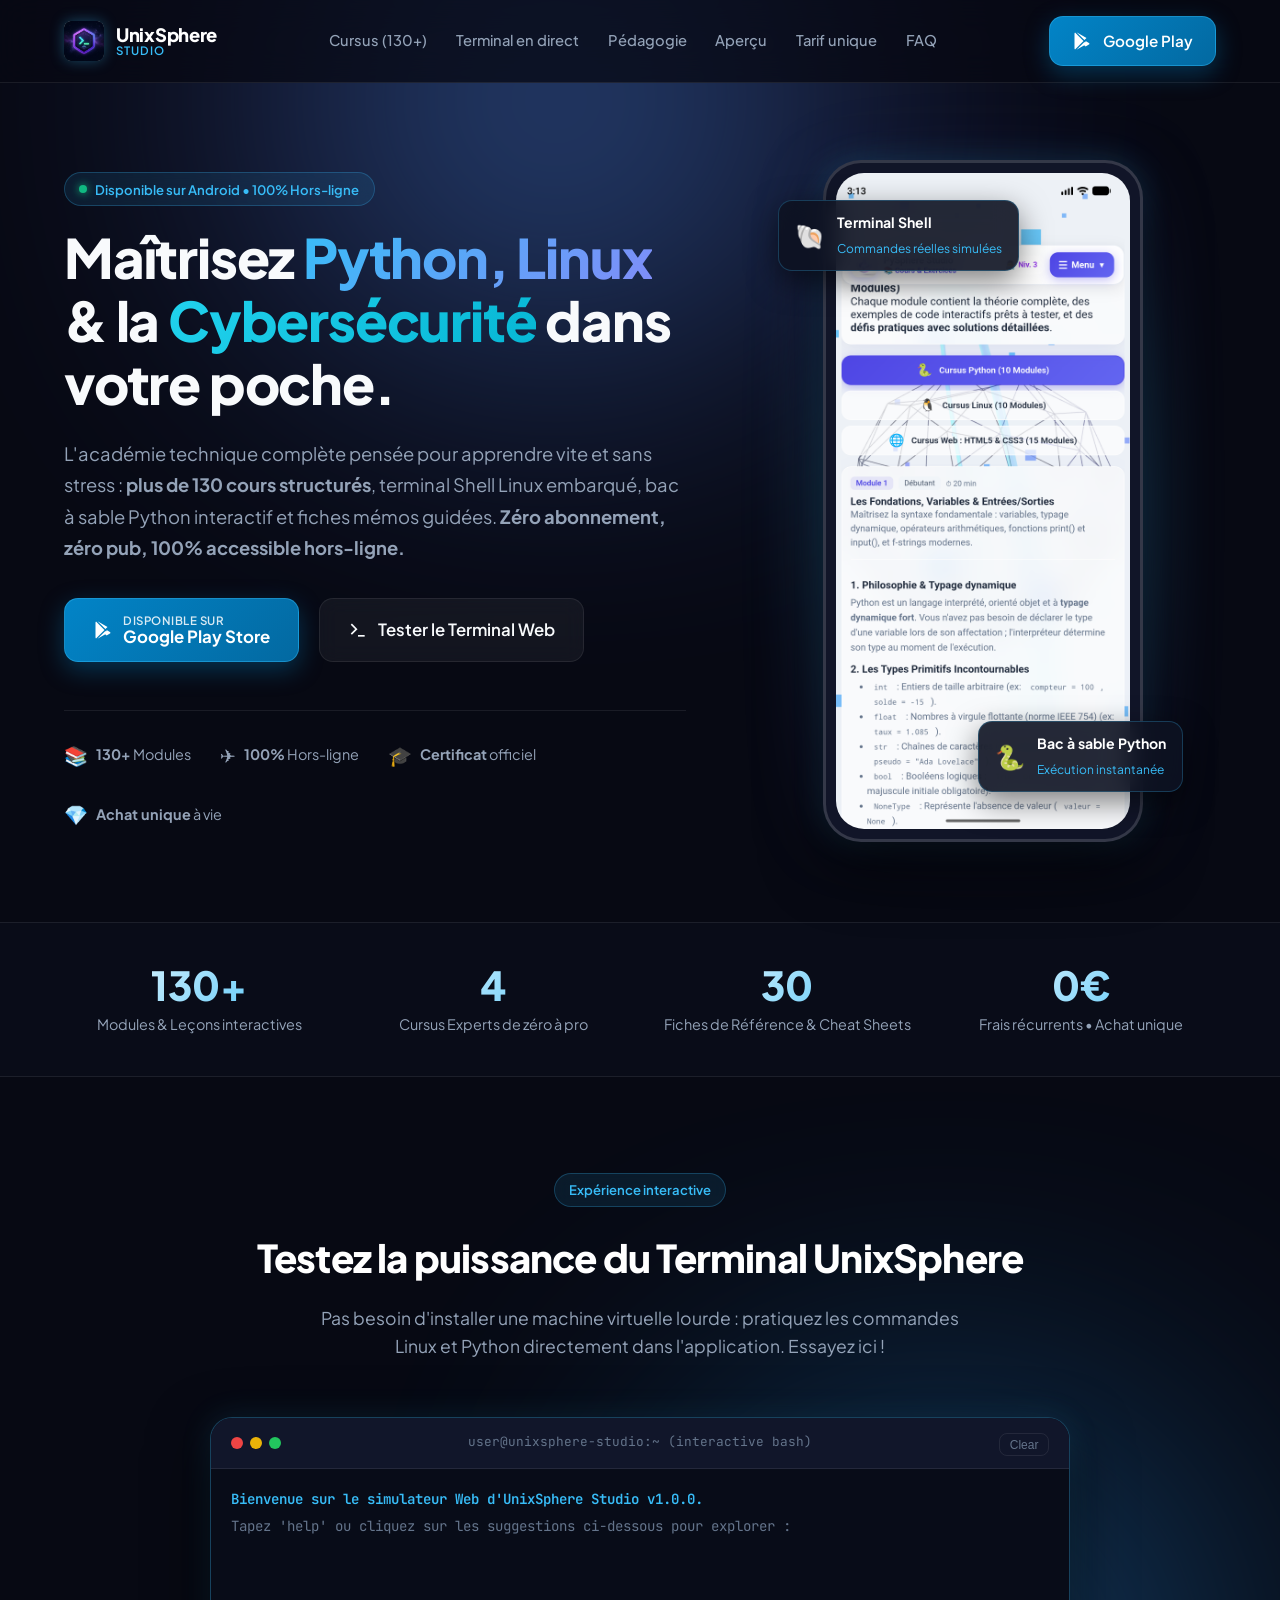
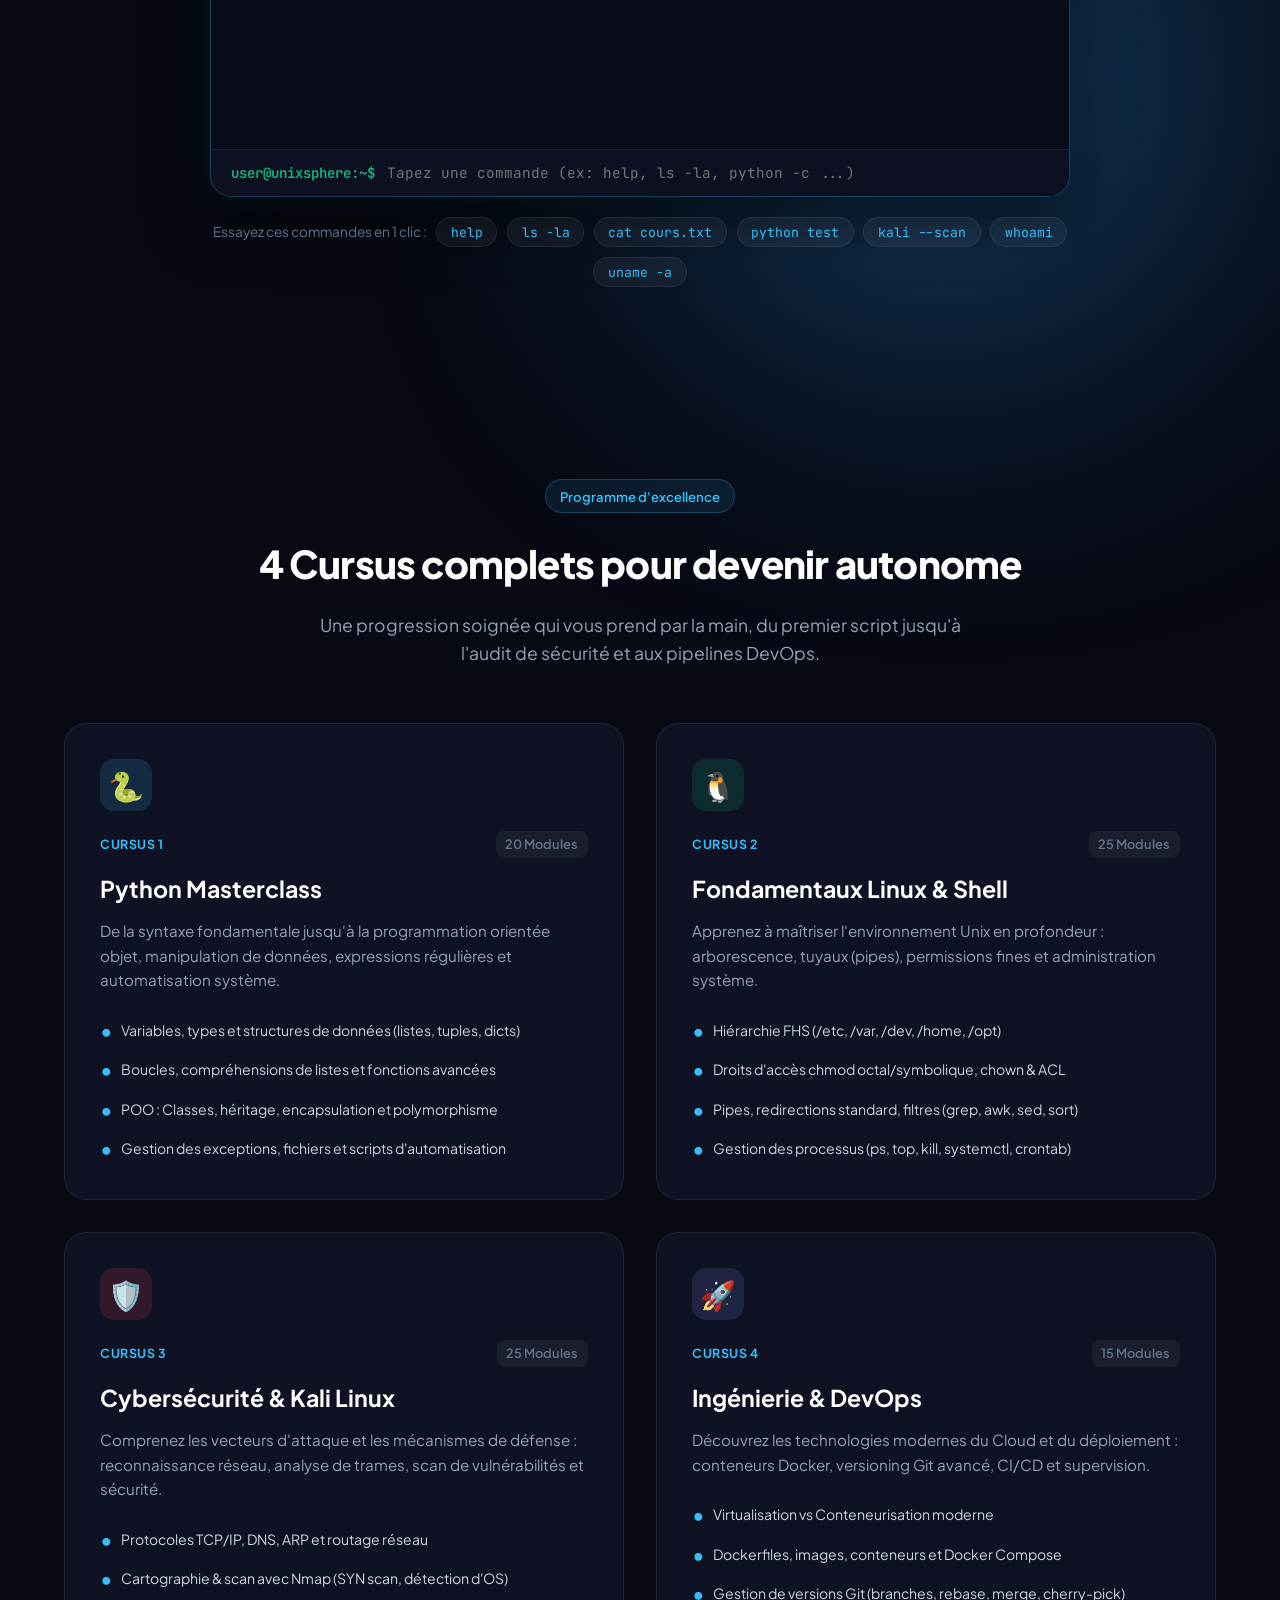
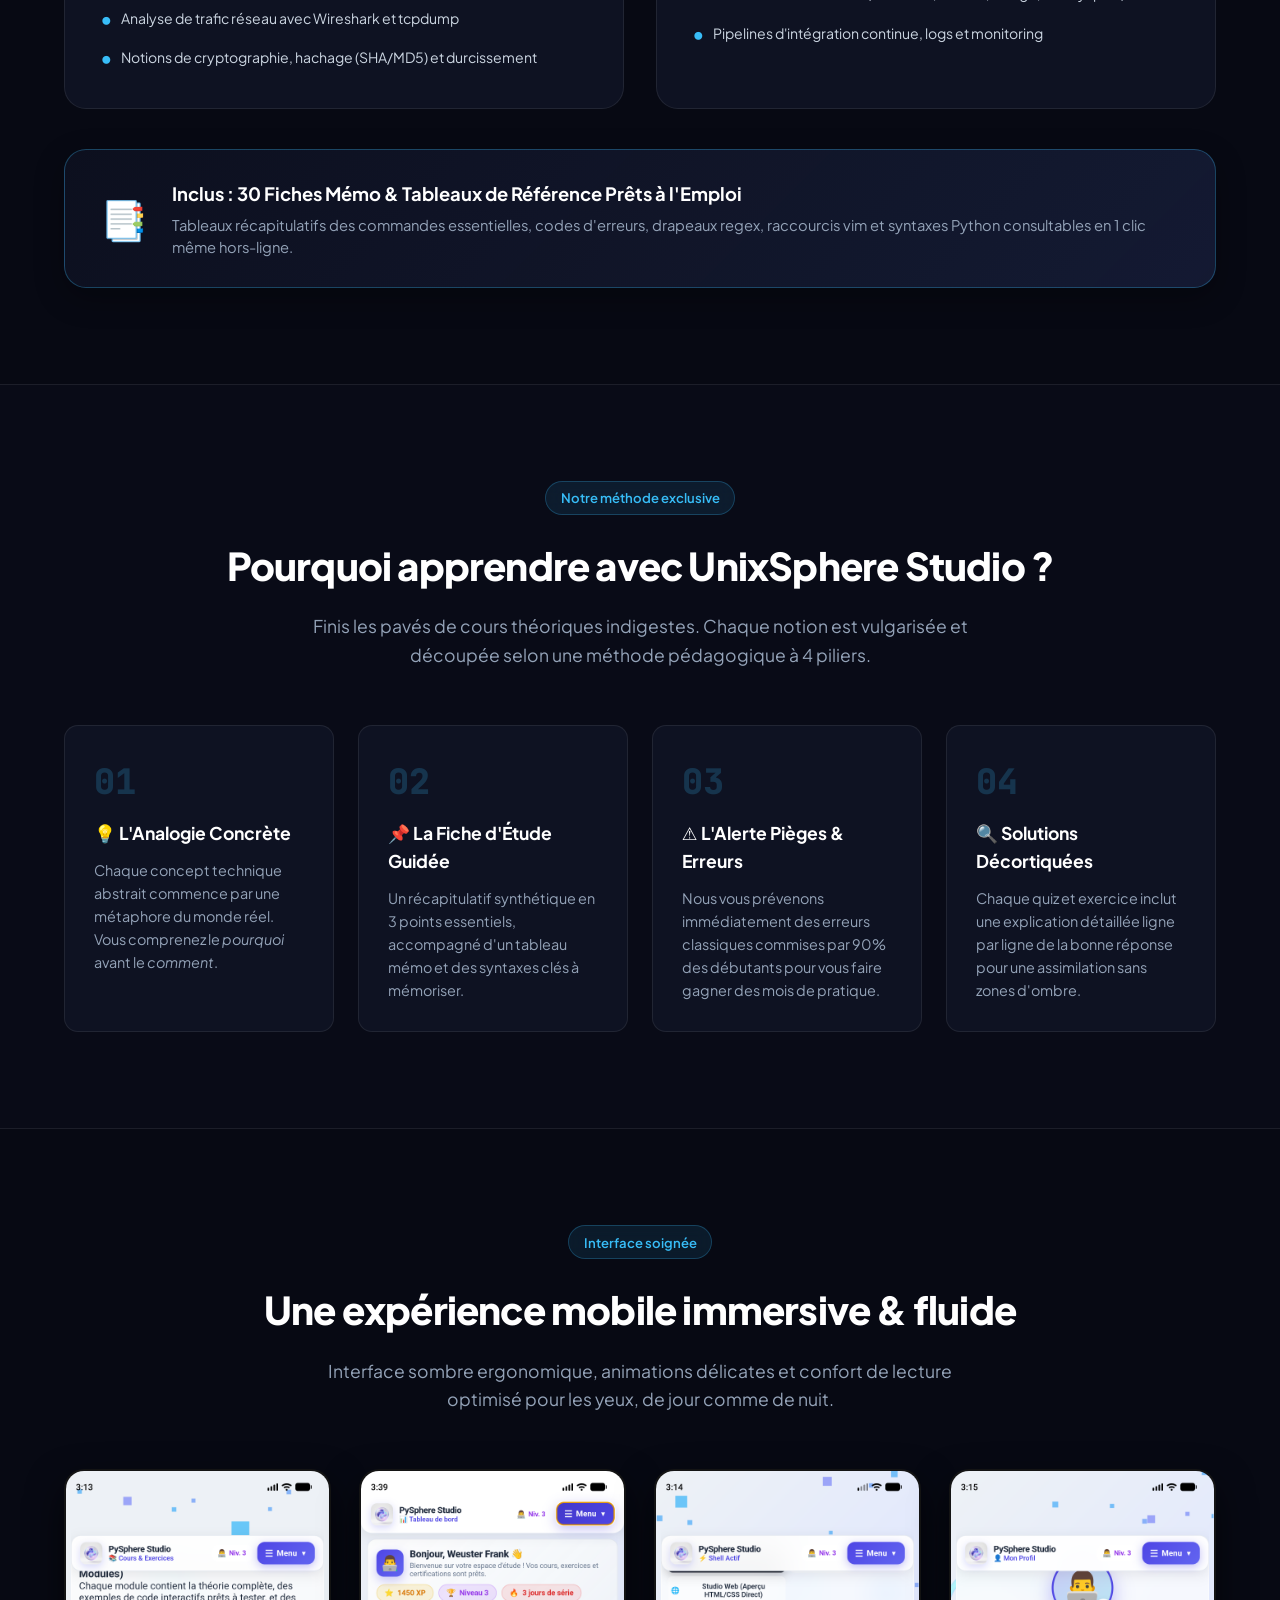
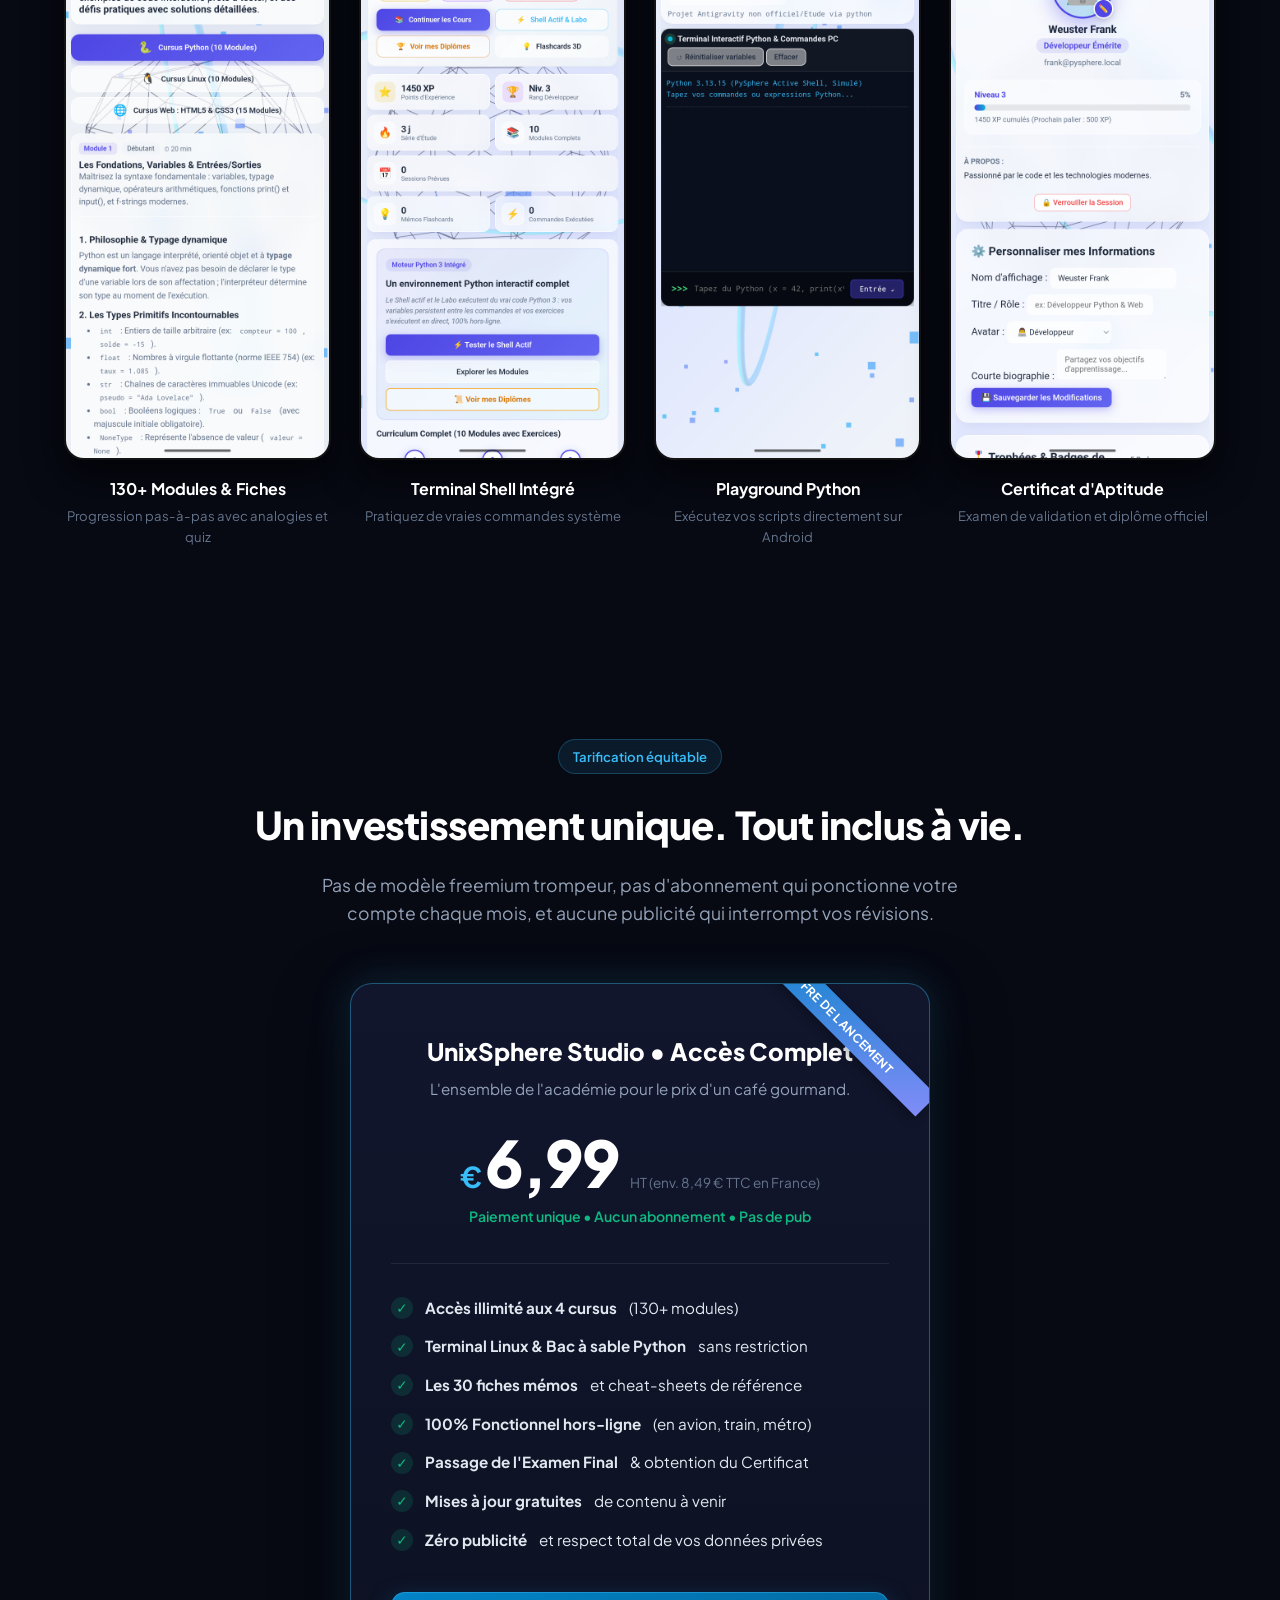
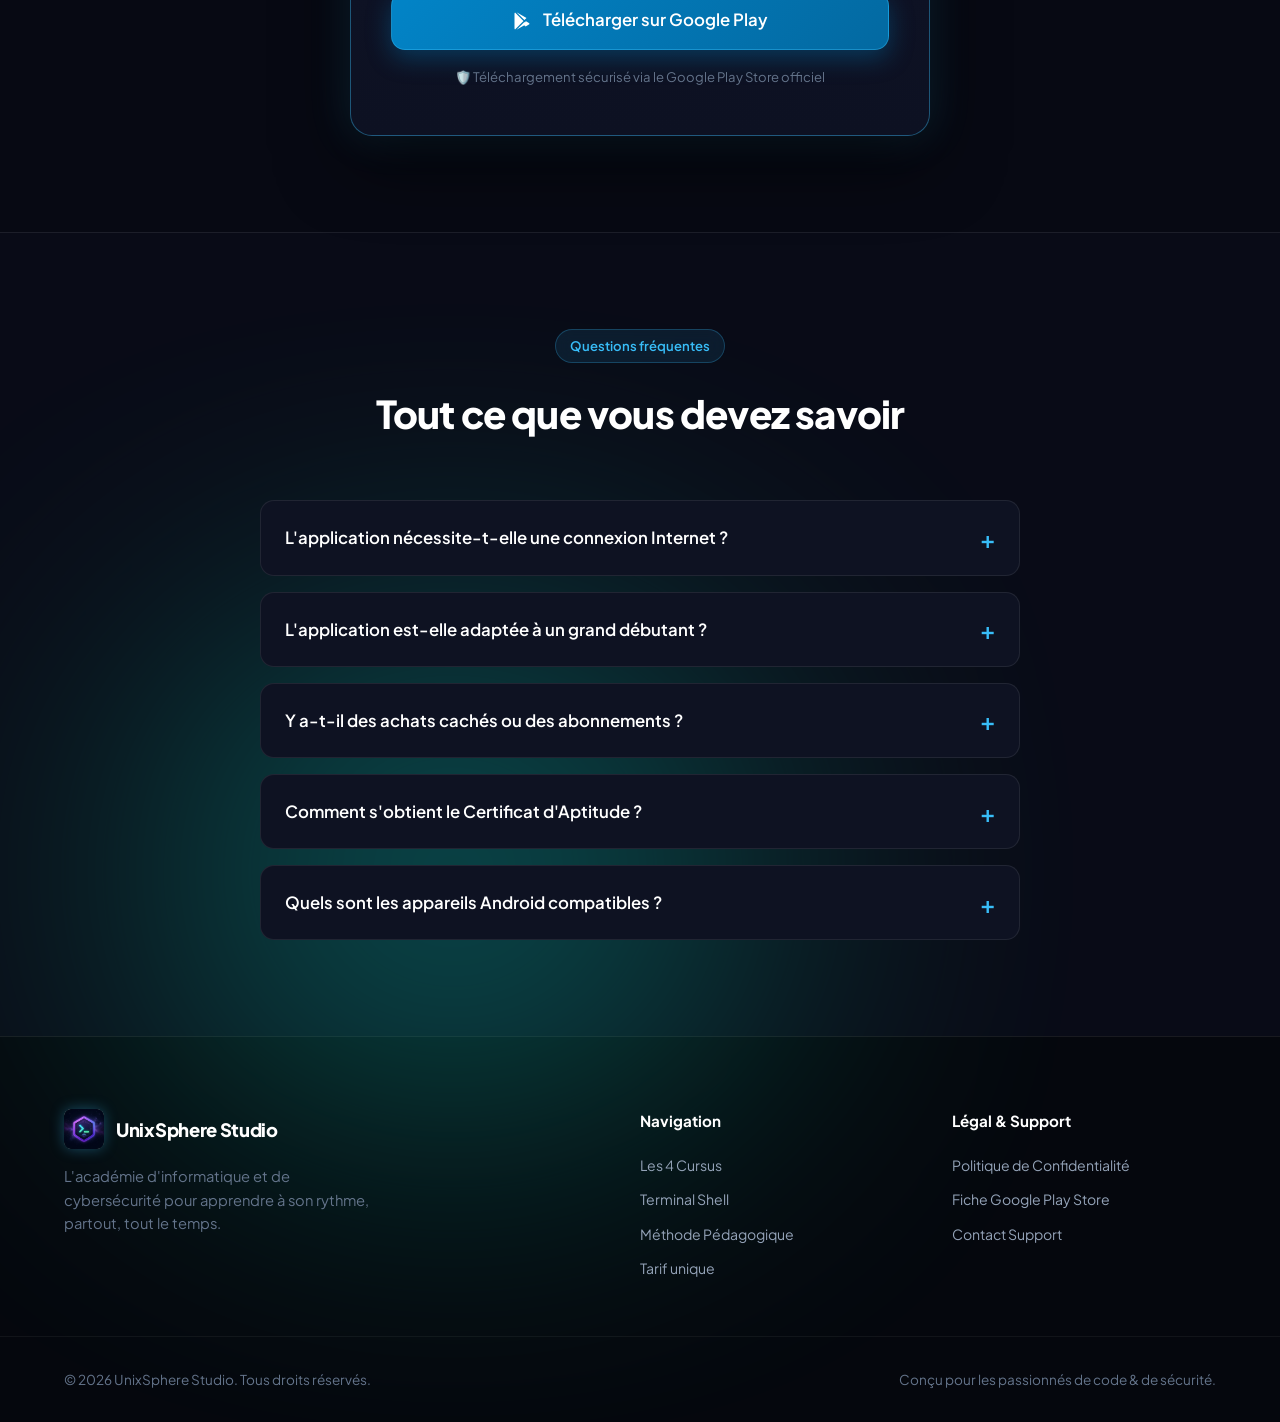
<file: index.html>
<!DOCTYPE html>
<html lang="fr">
<head>
    <meta charset="UTF-8">
    <meta name="viewport" content="width=device-width, initial-scale=1.0">
    <title>UnixSphere Studio | Maîtrisez Python, Linux & la Cybersécurité sur Android</title>
    <meta name="description" content="La première académie mobile d'apprentissage de l'informatique : plus de 130 cours guidés, terminal Linux interactif, bac à sable Python et fiches mémos 100% hors-ligne.">
    <meta name="keywords" content="UnixSphere Studio, Python, Linux, Cybersécurité, Kali Linux, Terminal, App Android, Formation informatique">
    <link rel="icon" type="image/png" href="assets/images/app_icon.png">
    
    <!-- Google Fonts -->
    <link rel="preconnect" href="https://fonts.googleapis.com">
    <link rel="preconnect" href="https://fonts.gstatic.com" crossorigin>
    <link href="https://fonts.googleapis.com/css2?family=Plus+Jakarta+Sans:wght@300;400;500;600;700;800&family=JetBrains+Mono:wght@400;500;600;700&display=swap" rel="stylesheet">
    
    <!-- Stylesheet -->
    <link rel="stylesheet" href="style.css">
</head>
<body>
    <!-- Background Glows -->
    <div class="ambient-glow glow-top"></div>
    <div class="ambient-glow glow-middle"></div>
    <div class="ambient-glow glow-bottom"></div>

    <!-- Navigation -->
    <header class="navbar">
        <div class="container nav-content">
            <a href="#" class="brand-logo">
                <img src="assets/images/app_icon.png" alt="UnixSphere Studio Logo" class="brand-icon">
                <div class="brand-text">
                    <span class="brand-title">UnixSphere</span>
                    <span class="brand-subtitle">Studio</span>
                </div>
            </a>

            <nav class="nav-links">
                <a href="#cursus">Cursus (130+)</a>
                <a href="#simulateur">Terminal en direct</a>
                <a href="#pedagogie">Pédagogie</a>
                <a href="#captures">Aperçu</a>
                <a href="#tarifs">Tarif unique</a>
                <a href="#faq">FAQ</a>
            </nav>

            <div class="nav-cta">
                <a href="#telecharger" class="btn btn-primary btn-nav">
                    <svg class="btn-icon" viewBox="0 0 24 24" fill="currentColor">
                        <path d="M3.609 1.814L13.792 12 3.61 22.186a2.22 2.22 0 0 1-.61-1.571V3.385c0-.6.225-1.168.609-1.571zm11.242 11.244l2.584 2.584-12.01 6.862 9.426-9.446zm0-2.116L5.425 1.496l12.01 6.862-2.584 2.584zm1.472 1.058l3.962 2.264c.947.541.947 1.431 0 1.972l-3.962 2.264-2.73-2.73 2.73-2.77z"/>
                    </svg>
                    <span>Google Play</span>
                </a>
            </div>

            <!-- Mobile Menu Toggle -->
            <button class="mobile-toggle" aria-label="Menu" id="mobileMenuBtn">
                <span></span>
                <span></span>
                <span></span>
            </button>
        </div>
    </header>

    <!-- Mobile Drawer -->
    <div class="mobile-drawer" id="mobileDrawer">
        <a href="#cursus" class="drawer-link">Cursus & Modules</a>
        <a href="#simulateur" class="drawer-link">Terminal Interactif</a>
        <a href="#pedagogie" class="drawer-link">Méthode Pédagogique</a>
        <a href="#captures" class="drawer-link">Captures d'écran</a>
        <a href="#tarifs" class="drawer-link">Tarif</a>
        <a href="#faq" class="drawer-link">FAQ</a>
        <a href="#telecharger" class="btn btn-primary drawer-btn">Télécharger sur Google Play</a>
    </div>

    <!-- Hero Section -->
    <section class="hero-section">
        <div class="container hero-grid">
            <div class="hero-text-col">
                <div class="badge-pill">
                    <span class="badge-dot"></span>
                    <span>Disponible sur Android • 100% Hors-ligne</span>
                </div>
                
                <h1 class="hero-title">
                    Maîtrisez <span class="gradient-text">Python, Linux</span> & la <span class="gradient-cyan">Cybersécurité</span> dans votre poche.
                </h1>
                
                <p class="hero-description">
                    L'académie technique complète pensée pour apprendre vite et sans stress : 
                    <strong>plus de 130 cours structurés</strong>, terminal Shell Linux embarqué, bac à sable Python interactif et fiches mémos guidées. 
                    <strong>Zéro abonnement, zéro pub, 100% accessible hors-ligne.</strong>
                </p>

                <div class="hero-buttons">
                    <a href="#telecharger" class="btn btn-primary btn-lg">
                        <svg class="btn-icon" viewBox="0 0 24 24" fill="currentColor">
                            <path d="M3.609 1.814L13.792 12 3.61 22.186a2.22 2.22 0 0 1-.61-1.571V3.385c0-.6.225-1.168.609-1.571zm11.242 11.244l2.584 2.584-12.01 6.862 9.426-9.446zm0-2.116L5.425 1.496l12.01 6.862-2.584 2.584zm1.472 1.058l3.962 2.264c.947.541.947 1.431 0 1.972l-3.962 2.264-2.73-2.73 2.73-2.77z"/>
                        </svg>
                        <div class="btn-double-text">
                            <span class="btn-small">Disponible sur</span>
                            <span class="btn-bold">Google Play Store</span>
                        </div>
                    </a>

                    <a href="#simulateur" class="btn btn-secondary btn-lg">
                        <svg class="btn-icon" viewBox="0 0 24 24" fill="none" stroke="currentColor" stroke-width="2">
                            <polyline points="4 17 10 11 4 5"></polyline>
                            <line x1="12" y1="19" x2="20" y2="19"></line>
                        </svg>
                        <span>Tester le Terminal Web</span>
                    </a>
                </div>

                <div class="trust-features">
                    <div class="trust-item">
                        <span class="trust-icon">📚</span>
                        <span><strong>130+</strong> Modules</span>
                    </div>
                    <div class="trust-item">
                        <span class="trust-icon">✈️</span>
                        <span><strong>100%</strong> Hors-ligne</span>
                    </div>
                    <div class="trust-item">
                        <span class="trust-icon">🎓</span>
                        <span><strong>Certificat</strong> officiel</span>
                    </div>
                    <div class="trust-item">
                        <span class="trust-icon">💎</span>
                        <span><strong>Achat unique</strong> à vie</span>
                    </div>
                </div>
            </div>

            <!-- Hero Phone Mockup -->
            <div class="hero-visual-col">
                <div class="phone-mockup-wrapper">
                    <div class="phone-glow"></div>
                    <div class="phone-device">
                        <div class="phone-screen">
                            <img src="assets/images/screenshot_1.png" alt="UnixSphere Studio Interface" class="phone-img">
                        </div>
                    </div>
                    <!-- Floating Feature Cards -->
                    <div class="floating-badge badge-top-left">
                        <span class="floating-icon">🐚</span>
                        <div>
                            <strong>Terminal Shell</strong>
                            <small>Commandes réelles simulées</small>
                        </div>
                    </div>
                    <div class="floating-badge badge-bottom-right">
                        <span class="floating-icon">🐍</span>
                        <div>
                            <strong>Bac à sable Python</strong>
                            <small>Exécution instantanée</small>
                        </div>
                    </div>
                </div>
            </div>
        </div>
    </section>

    <!-- Metrics Bar -->
    <section class="metrics-section">
        <div class="container metrics-grid">
            <div class="metric-card">
                <div class="metric-value">130+</div>
                <div class="metric-label">Modules & Leçons interactives</div>
            </div>
            <div class="metric-card">
                <div class="metric-value">4</div>
                <div class="metric-label">Cursus Experts de zéro à pro</div>
            </div>
            <div class="metric-card">
                <div class="metric-value">30</div>
                <div class="metric-label">Fiches de Référence & Cheat Sheets</div>
            </div>
            <div class="metric-card">
                <div class="metric-value">0€</div>
                <div class="metric-label">Frais récurrents • Achat unique</div>
            </div>
        </div>
    </section>

    <!-- Interactive Live Terminal Section -->
    <section class="terminal-demo-section" id="simulateur">
        <div class="container">
            <div class="section-header text-center">
                <div class="badge-pill mx-auto">
                    <span>Expérience interactive</span>
                </div>
                <h2 class="section-title">Testez la puissance du Terminal UnixSphere</h2>
                <p class="section-subtitle">
                    Pas besoin d'installer une machine virtuelle lourde : pratiquez les commandes Linux et Python directement dans l'application. Essayez ici !
                </p>
            </div>

            <div class="terminal-container">
                <div class="terminal-window">
                    <div class="terminal-titlebar">
                        <div class="terminal-dots">
                            <span class="dot dot-red"></span>
                            <span class="dot dot-yellow"></span>
                            <span class="dot dot-green"></span>
                        </div>
                        <div class="terminal-title">user@unixsphere-studio:~ (interactive bash)</div>
                        <div class="terminal-actions">
                            <button id="clearTerminalBtn" class="term-btn" title="Effacer l'écran">Clear</button>
                        </div>
                    </div>
                    <div class="terminal-body" id="webTerminalBody">
                        <div class="term-line output-accent">Bienvenue sur le simulateur Web d'UnixSphere Studio v1.0.0.</div>
                        <div class="term-line output-muted">Tapez 'help' ou cliquez sur les suggestions ci-dessous pour explorer :</div>
                        <div class="term-line output-text"><br></div>
                    </div>
                    <div class="terminal-input-bar">
                        <span class="term-prompt">user@unixsphere:~$</span>
                        <input type="text" id="terminalInput" placeholder="Tapez une commande (ex: help, ls -la, python -c ...)" autocomplete="off" spellcheck="false">
                    </div>
                </div>

                <!-- Command Suggestions -->
                <div class="command-chips">
                    <span class="chips-label">Essayez ces commandes en 1 clic :</span>
                    <button class="chip" data-cmd="help">help</button>
                    <button class="chip" data-cmd="ls -la">ls -la</button>
                    <button class="chip" data-cmd="cat cours.txt">cat cours.txt</button>
                    <button class="chip" data-cmd="python -c &quot;print('Bienvenue dans UnixSphere !')&quot;">python test</button>
                    <button class="chip" data-cmd="kali --scan">kali --scan</button>
                    <button class="chip" data-cmd="whoami">whoami</button>
                    <button class="chip" data-cmd="uname -a">uname -a</button>
                </div>
            </div>
        </div>
    </section>

    <!-- Curriculums Section (130+ Modules) -->
    <section class="curriculum-section" id="cursus">
        <div class="container">
            <div class="section-header text-center">
                <div class="badge-pill mx-auto">
                    <span>Programme d'excellence</span>
                </div>
                <h2 class="section-title">4 Cursus complets pour devenir autonome</h2>
                <p class="section-subtitle">
                    Une progression soignée qui vous prend par la main, du premier script jusqu'à l'audit de sécurité et aux pipelines DevOps.
                </p>
            </div>

            <div class="curriculum-grid">
                <!-- Python Card -->
                <div class="curriculum-card python-card">
                    <div class="card-icon-badge python-badge">
                        <span>🐍</span>
                    </div>
                    <div class="card-track-meta">
                        <span class="track-tag">Cursus 1</span>
                        <span class="track-count">20 Modules</span>
                    </div>
                    <h3 class="card-title">Python Masterclass</h3>
                    <p class="card-description">
                        De la syntaxe fondamentale jusqu'à la programmation orientée objet, manipulation de données, expressions régulières et automatisation système.
                    </p>
                    <ul class="card-highlights">
                        <li>Variables, types et structures de données (listes, tuples, dicts)</li>
                        <li>Boucles, compréhensions de listes et fonctions avancées</li>
                        <li>POO : Classes, héritage, encapsulation et polymorphisme</li>
                        <li>Gestion des exceptions, fichiers et scripts d'automatisation</li>
                    </ul>
                </div>

                <!-- Linux Card -->
                <div class="curriculum-card linux-card">
                    <div class="card-icon-badge linux-badge">
                        <span>🐧</span>
                    </div>
                    <div class="card-track-meta">
                        <span class="track-tag">Cursus 2</span>
                        <span class="track-count">25 Modules</span>
                    </div>
                    <h3 class="card-title">Fondamentaux Linux & Shell</h3>
                    <p class="card-description">
                        Apprenez à maîtriser l'environnement Unix en profondeur : arborescence, tuyaux (pipes), permissions fines et administration système.
                    </p>
                    <ul class="card-highlights">
                        <li>Hiérarchie FHS (/etc, /var, /dev, /home, /opt)</li>
                        <li>Droits d'accès chmod octal/symbolique, chown & ACL</li>
                        <li>Pipes, redirections standard, filtres (grep, awk, sed, sort)</li>
                        <li>Gestion des processus (ps, top, kill, systemctl, crontab)</li>
                    </ul>
                </div>

                <!-- Cyber Card -->
                <div class="curriculum-card cyber-card">
                    <div class="card-icon-badge cyber-badge">
                        <span>🛡️</span>
                    </div>
                    <div class="card-track-meta">
                        <span class="track-tag">Cursus 3</span>
                        <span class="track-count">25 Modules</span>
                    </div>
                    <h3 class="card-title">Cybersécurité & Kali Linux</h3>
                    <p class="card-description">
                        Comprenez les vecteurs d'attaque et les mécanismes de défense : reconnaissance réseau, analyse de trames, scan de vulnérabilités et sécurité.
                    </p>
                    <ul class="card-highlights">
                        <li>Protocoles TCP/IP, DNS, ARP et routage réseau</li>
                        <li>Cartographie & scan avec Nmap (SYN scan, détection d'OS)</li>
                        <li>Analyse de trafic réseau avec Wireshark et tcpdump</li>
                        <li>Notions de cryptographie, hachage (SHA/MD5) et durcissement</li>
                    </ul>
                </div>

                <!-- DevOps Card -->
                <div class="curriculum-card devops-card">
                    <div class="card-icon-badge devops-badge">
                        <span>🚀</span>
                    </div>
                    <div class="card-track-meta">
                        <span class="track-tag">Cursus 4</span>
                        <span class="track-count">15 Modules</span>
                    </div>
                    <h3 class="card-title">Ingénierie & DevOps</h3>
                    <p class="card-description">
                        Découvrez les technologies modernes du Cloud et du déploiement : conteneurs Docker, versioning Git avancé, CI/CD et supervision.
                    </p>
                    <ul class="card-highlights">
                        <li>Virtualisation vs Conteneurisation moderne</li>
                        <li>Dockerfiles, images, conteneurs et Docker Compose</li>
                        <li>Gestion de versions Git (branches, rebase, merge, cherry-pick)</li>
                        <li>Pipelines d'intégration continue, logs et monitoring</li>
                    </ul>
                </div>
            </div>

            <!-- Bonus 30 Reference Sheets Banner -->
            <div class="bonus-banner">
                <div class="bonus-content">
                    <div class="bonus-icon">📑</div>
                    <div class="bonus-text">
                        <h4>Inclus : 30 Fiches Mémo & Tableaux de Référence Prêts à l'Emploi</h4>
                        <p>Tableaux récapitulatifs des commandes essentielles, codes d'erreurs, drapeaux regex, raccourcis vim et syntaxes Python consultables en 1 clic même hors-ligne.</p>
                    </div>
                </div>
            </div>
        </div>
    </section>

    <!-- Pedagogy Section -->
    <section class="pedagogy-section" id="pedagogie">
        <div class="container">
            <div class="section-header text-center">
                <div class="badge-pill mx-auto">
                    <span>Notre méthode exclusive</span>
                </div>
                <h2 class="section-title">Pourquoi apprendre avec UnixSphere Studio ?</h2>
                <p class="section-subtitle">
                    Finis les pavés de cours théoriques indigestes. Chaque notion est vulgarisée et découpée selon une méthode pédagogique à 4 piliers.
                </p>
            </div>

            <div class="pedagogy-grid">
                <div class="pedagogy-box">
                    <div class="pedagogy-number">01</div>
                    <h4 class="pedagogy-heading">💡 L'Analogie Concrète</h4>
                    <p>Chaque concept technique abstrait commence par une métaphore du monde réel. Vous comprenez le <em>pourquoi</em> avant le <em>comment</em>.</p>
                </div>

                <div class="pedagogy-box">
                    <div class="pedagogy-number">02</div>
                    <h4 class="pedagogy-heading">📌 La Fiche d'Étude Guidée</h4>
                    <p>Un récapitulatif synthétique en 3 points essentiels, accompagné d'un tableau mémo et des syntaxes clés à mémoriser.</p>
                </div>

                <div class="pedagogy-box">
                    <div class="pedagogy-number">03</div>
                    <h4 class="pedagogy-heading">⚠️ L'Alerte Pièges & Erreurs</h4>
                    <p>Nous vous prévenons immédiatement des erreurs classiques commises par 90% des débutants pour vous faire gagner des mois de pratique.</p>
                </div>

                <div class="pedagogy-box">
                    <div class="pedagogy-number">04</div>
                    <h4 class="pedagogy-heading">🔍 Solutions Décortiquées</h4>
                    <p>Chaque quiz et exercice inclut une explication détaillée ligne par ligne de la bonne réponse pour une assimilation sans zones d'ombre.</p>
                </div>
            </div>
        </div>
    </section>

    <!-- App Screenshots Showcase -->
    <section class="screenshots-section" id="captures">
        <div class="container">
            <div class="section-header text-center">
                <div class="badge-pill mx-auto">
                    <span>Interface soignée</span>
                </div>
                <h2 class="section-title">Une expérience mobile immersive & fluide</h2>
                <p class="section-subtitle">
                    Interface sombre ergonomique, animations délicates et confort de lecture optimisé pour les yeux, de jour comme de nuit.
                </p>
            </div>

            <div class="screens-grid">
                <div class="screen-item">
                    <div class="screen-frame">
                        <img src="assets/images/screenshot_1.png" alt="Cours & Fiches didactiques" loading="lazy">
                    </div>
                    <div class="screen-caption">
                        <h4>130+ Modules & Fiches</h4>
                        <p>Progression pas-à-pas avec analogies et quiz</p>
                    </div>
                </div>

                <div class="screen-item">
                    <div class="screen-frame">
                        <img src="assets/images/screenshot_2.png" alt="Terminal Shell Linux" loading="lazy">
                    </div>
                    <div class="screen-caption">
                        <h4>Terminal Shell Intégré</h4>
                        <p>Pratiquez de vraies commandes système</p>
                    </div>
                </div>

                <div class="screen-item">
                    <div class="screen-frame">
                        <img src="assets/images/screenshot_3.png" alt="Bac à sable Python" loading="lazy">
                    </div>
                    <div class="screen-caption">
                        <h4>Playground Python</h4>
                        <p>Exécutez vos scripts directement sur Android</p>
                    </div>
                </div>

                <div class="screen-item">
                    <div class="screen-frame">
                        <img src="assets/images/screenshot_4.png" alt="Profil et Certificat d'aptitude" loading="lazy">
                    </div>
                    <div class="screen-caption">
                        <h4>Certificat d'Aptitude</h4>
                        <p>Examen de validation et diplôme officiel</p>
                    </div>
                </div>
            </div>
        </div>
    </section>

    <!-- Pricing Section -->
    <section class="pricing-section" id="tarifs">
        <div class="container">
            <div class="section-header text-center">
                <div class="badge-pill mx-auto">
                    <span>Tarification équitable</span>
                </div>
                <h2 class="section-title">Un investissement unique. Tout inclus à vie.</h2>
                <p class="section-subtitle">
                    Pas de modèle freemium trompeur, pas d'abonnement qui ponctionne votre compte chaque mois, et aucune publicité qui interrompt vos révisions.
                </p>
            </div>

            <div class="pricing-card-wrapper">
                <div class="pricing-card">
                    <div class="pricing-ribbon">Offre de Lancement</div>
                    <div class="pricing-header">
                        <h3 class="pricing-plan-name">UnixSphere Studio • Accès Complet</h3>
                        <p class="pricing-plan-sub">L'ensemble de l'académie pour le prix d'un café gourmand.</p>
                        <div class="pricing-cost">
                            <span class="currency">€</span>
                            <span class="amount">6,99</span>
                            <span class="tax-note">HT (env. 8,49 € TTC en France)</span>
                        </div>
                        <div class="payment-type">Paiement unique • Aucun abonnement • Pas de pub</div>
                    </div>

                    <div class="pricing-features">
                        <div class="p-feature"><span class="check">✓</span> <strong>Accès illimité aux 4 cursus</strong> (130+ modules)</div>
                        <div class="p-feature"><span class="check">✓</span> <strong>Terminal Linux & Bac à sable Python</strong> sans restriction</div>
                        <div class="p-feature"><span class="check">✓</span> <strong>Les 30 fiches mémos</strong> et cheat-sheets de référence</div>
                        <div class="p-feature"><span class="check">✓</span> <strong>100% Fonctionnel hors-ligne</strong> (en avion, train, métro)</div>
                        <div class="p-feature"><span class="check">✓</span> <strong>Passage de l'Examen Final</strong> & obtention du Certificat</div>
                        <div class="p-feature"><span class="check">✓</span> <strong>Mises à jour gratuites</strong> de contenu à venir</div>
                        <div class="p-feature"><span class="check">✓</span> <strong>Zéro publicité</strong> et respect total de vos données privées</div>
                    </div>

                    <div class="pricing-cta" id="telecharger">
                        <a href="https://play.google.com/store/apps/details?id=com.UnixSphereStudio" target="_blank" rel="noopener" class="btn btn-primary btn-block btn-lg">
                            <svg class="btn-icon" viewBox="0 0 24 24" fill="currentColor">
                                <path d="M3.609 1.814L13.792 12 3.61 22.186a2.22 2.22 0 0 1-.61-1.571V3.385c0-.6.225-1.168.609-1.571zm11.242 11.244l2.584 2.584-12.01 6.862 9.426-9.446zm0-2.116L5.425 1.496l12.01 6.862-2.584 2.584zm1.472 1.058l3.962 2.264c.947.541.947 1.431 0 1.972l-3.962 2.264-2.73-2.73 2.73-2.77z"/>
                            </svg>
                            <span>Télécharger sur Google Play</span>
                        </a>
                        <p class="pricing-guarantee">🛡️ Téléchargement sécurisé via le Google Play Store officiel</p>
                    </div>
                </div>
            </div>
        </div>
    </section>

    <!-- FAQ Section -->
    <section class="faq-section" id="faq">
        <div class="container">
            <div class="section-header text-center">
                <div class="badge-pill mx-auto">
                    <span>Questions fréquentes</span>
                </div>
                <h2 class="section-title">Tout ce que vous devez savoir</h2>
            </div>

            <div class="faq-accordion">
                <div class="faq-item">
                    <button class="faq-question">
                        <span>L'application nécessite-t-elle une connexion Internet ?</span>
                        <span class="faq-toggle">+</span>
                    </button>
                    <div class="faq-answer">
                        <p>Non, absolument pas ! L'intégralité des 130+ cours, les fiches mémos, le simulateur de terminal et le bac à sable de programmation fonctionnent à 100% hors-ligne. Vous pouvez apprendre en voyage, dans les transports ou en pleine nature sans consommer de données mobiles.</p>
                    </div>
                </div>

                <div class="faq-item">
                    <button class="faq-question">
                        <span>L'application est-elle adaptée à un grand débutant ?</span>
                        <span class="faq-toggle">+</span>
                    </button>
                    <div class="faq-answer">
                        <p>Oui ! C'est la raison d'être de notre méthode pédagogique. Chaque notion commence par une analogie du quotidien pour vous faire comprendre le concept sans jargon technique inaccessible. La difficulté augmente de manière très fluide et progressive.</p>
                    </div>
                </div>

                <div class="faq-item">
                    <button class="faq-question">
                        <span>Y a-t-il des achats cachés ou des abonnements ?</span>
                        <span class="faq-toggle">+</span>
                    </button>
                    <div class="faq-answer">
                        <p>Aucun abonnement, aucun coût caché. Votre achat sur le Play Store est définitif et vous donne un accès complet et illimité à vie à l'ensemble du contenu, y compris les futures mises à jour des cours.</p>
                    </div>
                </div>

                <div class="faq-item">
                    <button class="faq-question">
                        <span>Comment s'obtient le Certificat d'Aptitude ?</span>
                        <span class="faq-toggle">+</span>
                    </button>
                    <div class="faq-answer">
                        <p>Au fur et à mesure de votre progression, vous validez des quiz pratiques. Lorsque vous vous sentez prêt, vous pouvez passer l'Examen Final d'Aptitude dans l'application pour générer votre certificat officiel attestant de vos compétences acquises.</p>
                    </div>
                </div>

                <div class="faq-item">
                    <button class="faq-question">
                        <span>Quels sont les appareils Android compatibles ?</span>
                        <span class="faq-toggle">+</span>
                    </button>
                    <div class="faq-answer">
                        <p>UnixSphere Studio est compatible avec tous les smartphones et tablettes fonctionnant sous Android (Android 6.0 Marshmallow jusqu'à Android 14+). L'interface s'adapte automatiquement à toutes les tailles d'écran.</p>
                    </div>
                </div>
            </div>
        </div>
    </section>

    <!-- Footer -->
    <footer class="footer">
        <div class="container footer-content">
            <div class="footer-brand">
                <div class="brand-logo">
                    <img src="assets/images/app_icon.png" alt="UnixSphere Studio" class="brand-icon">
                    <span class="brand-title">UnixSphere Studio</span>
                </div>
                <p class="footer-desc">
                    L'académie d'informatique et de cybersécurité pour apprendre à son rythme, partout, tout le temps.
                </p>
            </div>

            <div class="footer-nav">
                <h5>Navigation</h5>
                <a href="#cursus">Les 4 Cursus</a>
                <a href="#simulateur">Terminal Shell</a>
                <a href="#pedagogie">Méthode Pédagogique</a>
                <a href="#tarifs">Tarif unique</a>
            </div>

            <div class="footer-legal">
                <h5>Légal & Support</h5>
                <a href="privacy_policy.html" target="_blank">Politique de Confidentialité</a>
                <a href="https://play.google.com/store/apps/details?id=com.UnixSphereStudio" target="_blank" rel="noopener">Fiche Google Play Store</a>
                <a href="mailto:support@unixsphere.com">Contact Support</a>
            </div>
        </div>

        <div class="footer-bottom">
            <div class="container footer-bottom-inner">
                <p>&copy; 2026 UnixSphere Studio. Tous droits réservés.</p>
                <p class="footer-credit">Conçu pour les passionnés de code & de sécurité.</p>
            </div>
        </div>
    </footer>

    <!-- Scripts -->
    <script src="script.js"></script>
</body>
</html>
</file>
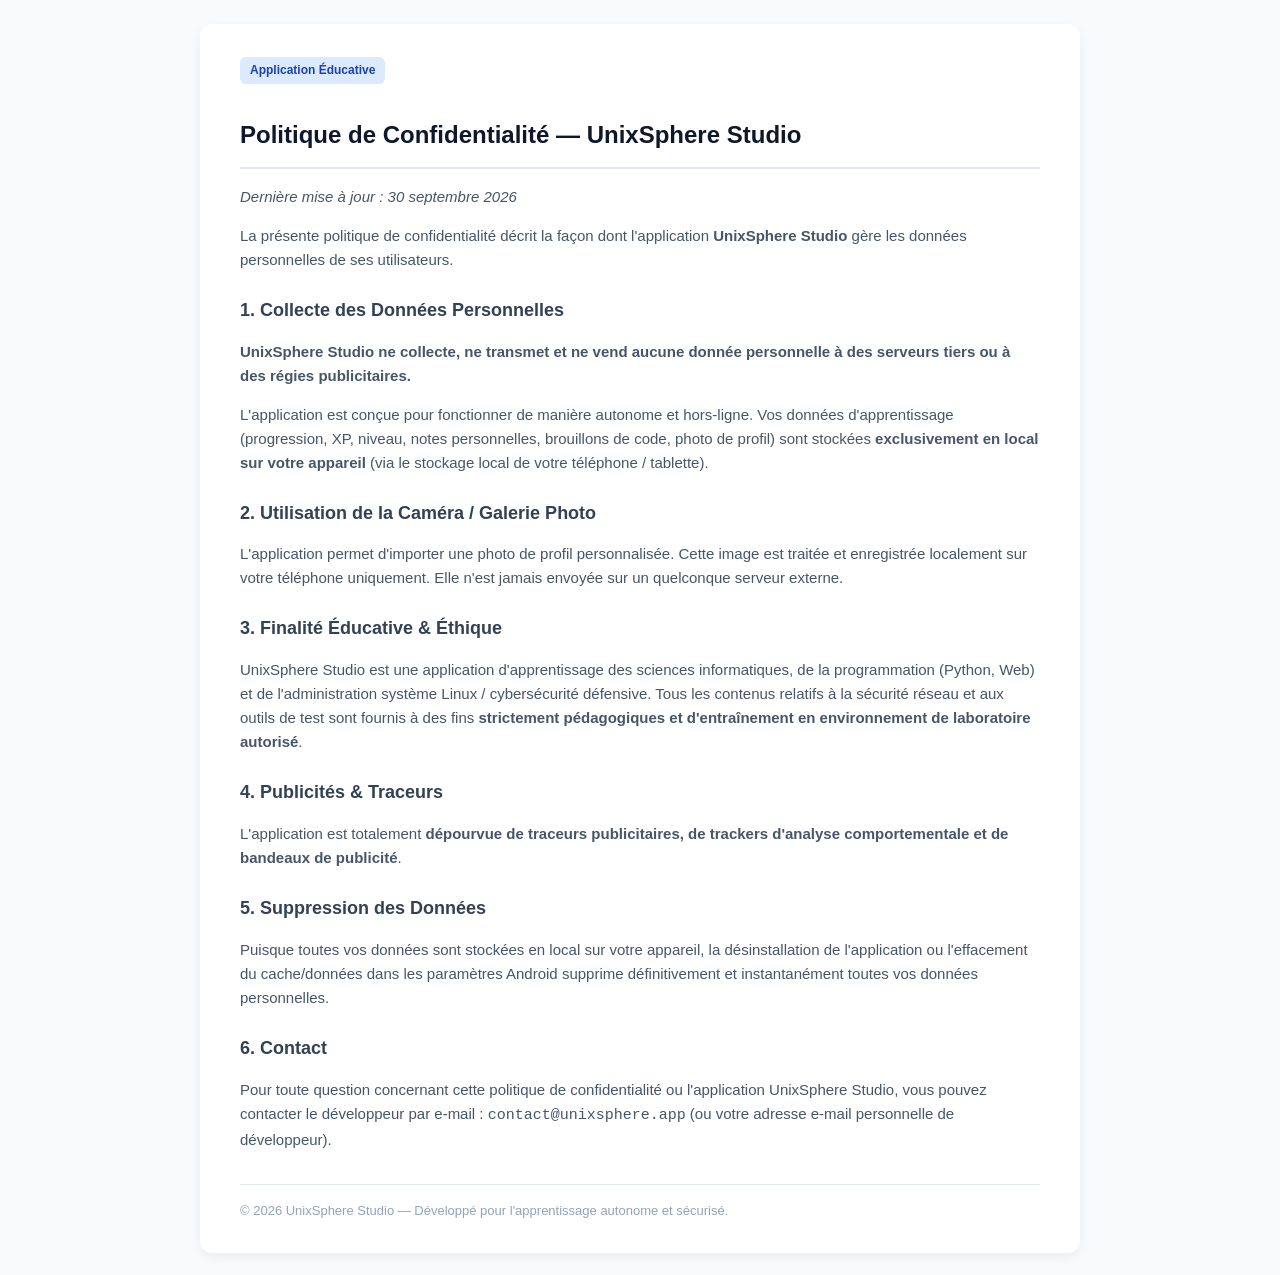
<file: privacy_policy.html>
<!DOCTYPE html>
<html lang="fr">
<head>
  <meta charset="UTF-8">
  <meta name="viewport" content="width=device-width, initial-scale=1.0">
  <title>Politique de Confidentialité — UnixSphere Studio</title>
  <style>
    body {
      font-family: -apple-system, BlinkMacSystemFont, "Segoe UI", Roboto, Helvetica, Arial, sans-serif;
      line-height: 1.6;
      color: #1e293b;
      background-color: #f8fafc;
      margin: 0;
      padding: 24px;
    }
    .container {
      max-width: 800px;
      margin: 0 auto;
      background: #ffffff;
      padding: 32px 40px;
      border-radius: 12px;
      box-shadow: 0 4px 12px rgba(0,0,0,0.06);
    }
    h1 {
      color: #0f172a;
      border-bottom: 2px solid #e2e8f0;
      padding-bottom: 12px;
      font-size: 24px;
    }
    h2 {
      color: #334155;
      margin-top: 24px;
      font-size: 18px;
    }
    p, li {
      font-size: 15px;
      color: #475569;
    }
    ul {
      padding-left: 20px;
    }
    .badge {
      display: inline-block;
      background: #dbeafe;
      color: #1e40af;
      padding: 4px 10px;
      border-radius: 6px;
      font-weight: 600;
      font-size: 12px;
      margin-bottom: 16px;
    }
    .footer {
      margin-top: 32px;
      border-top: 1px solid #e2e8f0;
      padding-top: 16px;
      font-size: 13px;
      color: #94a3b8;
    }
  </style>
</head>
<body>
  <div class="container">
    <div class="badge">Application Éducative</div>
    <h1>Politique de Confidentialité — UnixSphere Studio</h1>
    <p><em>Dernière mise à jour : 30 septembre 2026</em></p>

    <p>La présente politique de confidentialité décrit la façon dont l'application <strong>UnixSphere Studio</strong> gère les données personnelles de ses utilisateurs.</p>

    <h2>1. Collecte des Données Personnelles</h2>
    <p><strong>UnixSphere Studio ne collecte, ne transmet et ne vend aucune donnée personnelle à des serveurs tiers ou à des régies publicitaires.</strong></p>
    <p>L'application est conçue pour fonctionner de manière autonome et hors-ligne. Vos données d'apprentissage (progression, XP, niveau, notes personnelles, brouillons de code, photo de profil) sont stockées <strong>exclusivement en local sur votre appareil</strong> (via le stockage local de votre téléphone / tablette).</p>

    <h2>2. Utilisation de la Caméra / Galerie Photo</h2>
    <p>L'application permet d'importer une photo de profil personnalisée. Cette image est traitée et enregistrée localement sur votre téléphone uniquement. Elle n'est jamais envoyée sur un quelconque serveur externe.</p>

    <h2>3. Finalité Éducative & Éthique</h2>
    <p>UnixSphere Studio est une application d'apprentissage des sciences informatiques, de la programmation (Python, Web) et de l'administration système Linux / cybersécurité défensive. Tous les contenus relatifs à la sécurité réseau et aux outils de test sont fournis à des fins <strong>strictement pédagogiques et d'entraînement en environnement de laboratoire autorisé</strong>.</p>

    <h2>4. Publicités & Traceurs</h2>
    <p>L'application est totalement <strong>dépourvue de traceurs publicitaires, de trackers d'analyse comportementale et de bandeaux de publicité</strong>.</p>

    <h2>5. Suppression des Données</h2>
    <p>Puisque toutes vos données sont stockées en local sur votre appareil, la désinstallation de l'application ou l'effacement du cache/données dans les paramètres Android supprime définitivement et instantanément toutes vos données personnelles.</p>

    <h2>6. Contact</h2>
    <p>Pour toute question concernant cette politique de confidentialité ou l'application UnixSphere Studio, vous pouvez contacter le développeur par e-mail : <code>contact@unixsphere.app</code> (ou votre adresse e-mail personnelle de développeur).</p>

    <div class="footer">
      © 2026 UnixSphere Studio — Développé pour l'apprentissage autonome et sécurisé.
    </div>
  </div>
</body>
</html>
</file>
<file: style.css>
/* ==========================================================================
   UnixSphere Studio - Official Landing Page Stylesheet
   Modern Cyber/Cosmic Glassmorphic Design
   ========================================================================== */

:root {
    --bg-dark: #070913;
    --bg-surface: #0e1222;
    --bg-surface-elevated: #161c36;
    --border-subtle: rgba(255, 255, 255, 0.08);
    --border-glow: rgba(56, 189, 248, 0.25);
    
    --primary: #38bdf8;         /* Cyan Cyber */
    --primary-glow: #0284c7;
    --accent: #818cf8;          /* Purple Cosmic */
    --accent-emerald: #10b981;  /* Terminal Green */
    --accent-amber: #f59e0b;
    --accent-rose: #f43f5e;

    --text-main: #f8fafc;
    --text-muted: #94a3b8;
    --text-dim: #64748b;

    --font-sans: 'Plus Jakarta Sans', system-ui, -apple-system, sans-serif;
    --font-mono: 'JetBrains Mono', monospace;

    --container-max: 1200px;
    --radius-sm: 8px;
    --radius-md: 14px;
    --radius-lg: 22px;
    --radius-full: 9999px;

    --transition: all 0.28s cubic-bezier(0.16, 1, 0.3, 1);
}

/* Base & Reset */
*, *::before, *::after {
    box-sizing: border-box;
    margin: 0;
    padding: 0;
}

html {
    scroll-behavior: smooth;
    font-size: 16px;
}

body {
    background-color: var(--bg-dark);
    color: var(--text-main);
    font-family: var(--font-sans);
    line-height: 1.6;
    overflow-x: hidden;
    position: relative;
    -webkit-font-smoothing: antialiased;
}

/* Ambient Background Glows */
.ambient-glow {
    position: absolute;
    border-radius: 50%;
    filter: blur(140px);
    pointer-events: none;
    z-index: 0;
    opacity: 0.45;
}

.glow-top {
    top: -150px;
    left: 20%;
    width: 600px;
    height: 500px;
    background: radial-gradient(circle, #38bdf8 0%, #6366f1 70%, transparent 100%);
}

.glow-middle {
    top: 1400px;
    right: 5%;
    width: 550px;
    height: 550px;
    background: radial-gradient(circle, #818cf8 0%, #0284c7 60%, transparent 100%);
}

.glow-bottom {
    bottom: 300px;
    left: 10%;
    width: 650px;
    height: 500px;
    background: radial-gradient(circle, #0284c7 0%, #10b981 60%, transparent 100%);
}

.container {
    width: 100%;
    max-width: var(--container-max);
    margin: 0 auto;
    padding: 0 1.5rem;
    position: relative;
    z-index: 1;
}

.mx-auto {
    margin-left: auto;
    margin-right: auto;
}

.text-center {
    text-align: center;
}

/* Gradients */
.gradient-text {
    background: linear-gradient(135deg, #38bdf8 0%, #818cf8 100%);
    -webkit-background-clip: text;
    -webkit-text-fill-color: transparent;
}

.gradient-cyan {
    background: linear-gradient(135deg, #22d3ee 0%, #06b6d4 100%);
    -webkit-background-clip: text;
    -webkit-text-fill-color: transparent;
}

/* Badge Pill */
.badge-pill {
    display: inline-flex;
    align-items: center;
    gap: 0.5rem;
    background: rgba(56, 189, 248, 0.1);
    border: 1px solid rgba(56, 189, 248, 0.25);
    padding: 0.35rem 0.9rem;
    border-radius: var(--radius-full);
    font-size: 0.82rem;
    font-weight: 600;
    color: var(--primary);
    margin-bottom: 1.25rem;
    backdrop-filter: blur(8px);
}

.badge-dot {
    width: 8px;
    height: 8px;
    border-radius: 50%;
    background: var(--accent-emerald);
    box-shadow: 0 0 8px var(--accent-emerald);
}

/* Buttons */
.btn {
    display: inline-flex;
    align-items: center;
    justify-content: center;
    gap: 0.65rem;
    padding: 0.75rem 1.4rem;
    border-radius: var(--radius-md);
    font-weight: 600;
    font-size: 0.95rem;
    text-decoration: none;
    cursor: pointer;
    transition: var(--transition);
    border: none;
}

.btn-icon {
    width: 20px;
    height: 20px;
    flex-shrink: 0;
}

.btn-primary {
    background: linear-gradient(135deg, #0284c7 0%, #0369a1 100%);
    color: #ffffff;
    box-shadow: 0 8px 24px rgba(2, 132, 199, 0.35);
    border: 1px solid rgba(56, 189, 248, 0.4);
}

.btn-primary:hover {
    background: linear-gradient(135deg, #0369a1 0%, #075985 100%);
    transform: translateY(-2px);
    box-shadow: 0 12px 28px rgba(2, 132, 199, 0.5);
}

.btn-secondary {
    background: rgba(255, 255, 255, 0.05);
    color: var(--text-main);
    border: 1px solid var(--border-subtle);
    backdrop-filter: blur(10px);
}

.btn-secondary:hover {
    background: rgba(255, 255, 255, 0.1);
    border-color: var(--border-glow);
    transform: translateY(-2px);
}

.btn-lg {
    padding: 0.9rem 1.75rem;
    font-size: 1.05rem;
}

.btn-double-text {
    display: flex;
    flex-direction: column;
    text-align: left;
    line-height: 1.15;
}

.btn-small {
    font-size: 0.72rem;
    opacity: 0.85;
    text-transform: uppercase;
    letter-spacing: 0.5px;
}

.btn-bold {
    font-size: 1.05rem;
    font-weight: 700;
}

.btn-block {
    width: 100%;
}

/* Header & Nav */
.navbar {
    position: fixed;
    top: 0;
    left: 0;
    width: 100%;
    z-index: 100;
    padding: 1rem 0;
    background: rgba(7, 9, 19, 0.75);
    backdrop-filter: blur(16px);
    border-bottom: 1px solid var(--border-subtle);
    transition: var(--transition);
}

.nav-content {
    display: flex;
    align-items: center;
    justify-content: space-between;
}

.brand-logo {
    display: flex;
    align-items: center;
    gap: 0.75rem;
    text-decoration: none;
}

.brand-icon {
    width: 40px;
    height: 40px;
    border-radius: var(--radius-sm);
    box-shadow: 0 0 14px rgba(56, 189, 248, 0.35);
}

.brand-text {
    display: flex;
    flex-direction: column;
    line-height: 1.1;
}

.brand-title {
    font-size: 1.15rem;
    font-weight: 800;
    color: #ffffff;
    letter-spacing: -0.3px;
}

.brand-subtitle {
    font-size: 0.72rem;
    font-weight: 600;
    color: var(--primary);
    text-transform: uppercase;
    letter-spacing: 1px;
}

.nav-links {
    display: flex;
    align-items: center;
    gap: 1.8rem;
}

.nav-links a {
    color: var(--text-muted);
    text-decoration: none;
    font-size: 0.92rem;
    font-weight: 500;
    transition: var(--transition);
}

.nav-links a:hover {
    color: var(--primary);
}

.mobile-toggle {
    display: none;
    background: none;
    border: none;
    cursor: pointer;
    flex-direction: column;
    gap: 5px;
}

.mobile-toggle span {
    width: 24px;
    height: 2px;
    background: #fff;
    border-radius: 2px;
    transition: var(--transition);
}

.mobile-drawer {
    display: none;
    position: fixed;
    top: 70px;
    left: 0;
    width: 100%;
    background: var(--bg-surface);
    border-bottom: 1px solid var(--border-subtle);
    padding: 1.5rem;
    flex-direction: column;
    gap: 1rem;
    z-index: 99;
}

.mobile-drawer.active {
    display: flex;
}

.drawer-link {
    color: var(--text-main);
    text-decoration: none;
    font-weight: 600;
    padding: 0.5rem 0;
    border-bottom: 1px solid rgba(255, 255, 255, 0.05);
}

/* Hero Section */
.hero-section {
    padding-top: 10rem;
    padding-bottom: 5rem;
    position: relative;
}

.hero-grid {
    display: grid;
    grid-template-columns: 1.2fr 0.9fr;
    gap: 4rem;
    align-items: center;
}

.hero-title {
    font-size: 3.4rem;
    font-weight: 800;
    line-height: 1.15;
    letter-spacing: -1.2px;
    margin-bottom: 1.5rem;
}

.hero-description {
    font-size: 1.15rem;
    color: var(--text-muted);
    line-height: 1.7;
    margin-bottom: 2.2rem;
}

.hero-buttons {
    display: flex;
    gap: 1.2rem;
    margin-bottom: 3rem;
    flex-wrap: wrap;
}

.trust-features {
    display: flex;
    gap: 1.8rem;
    flex-wrap: wrap;
    border-top: 1px solid var(--border-subtle);
    padding-top: 1.8rem;
}

.trust-item {
    display: flex;
    align-items: center;
    gap: 0.5rem;
    font-size: 0.9rem;
    color: var(--text-muted);
}

.trust-icon {
    font-size: 1.2rem;
}

/* Phone Mockup */
.hero-visual-col {
    position: relative;
    display: flex;
    justify-content: center;
}

.phone-mockup-wrapper {
    position: relative;
    max-width: 320px;
    width: 100%;
}

.phone-glow {
    position: absolute;
    inset: -20px;
    background: radial-gradient(circle, rgba(56, 189, 248, 0.3) 0%, rgba(99, 102, 241, 0.1) 70%, transparent 100%);
    filter: blur(30px);
    z-index: 0;
}

.phone-device {
    position: relative;
    background: #111528;
    border: 3px solid rgba(255, 255, 255, 0.15);
    border-radius: 38px;
    padding: 10px;
    box-shadow: 0 25px 60px rgba(0, 0, 0, 0.7), 0 0 30px rgba(56, 189, 248, 0.2);
    z-index: 1;
}

.phone-screen {
    border-radius: 28px;
    overflow: hidden;
    background: #000;
}

.phone-img {
    width: 100%;
    height: auto;
    display: block;
}

/* Floating Badges */
.floating-badge {
    position: absolute;
    background: rgba(14, 18, 34, 0.9);
    border: 1px solid var(--border-glow);
    backdrop-filter: blur(12px);
    padding: 0.65rem 1rem;
    border-radius: var(--radius-md);
    display: flex;
    align-items: center;
    gap: 0.75rem;
    box-shadow: 0 10px 30px rgba(0, 0, 0, 0.5);
    z-index: 2;
    animation: floatAnim 4s ease-in-out infinite alternate;
}

.badge-top-left {
    top: 40px;
    left: -45px;
}

.badge-bottom-right {
    bottom: 50px;
    right: -40px;
    animation-delay: -2s;
}

.floating-icon {
    font-size: 1.5rem;
}

.floating-badge strong {
    display: block;
    font-size: 0.88rem;
    color: #fff;
}

.floating-badge small {
    color: var(--primary);
    font-size: 0.75rem;
}

@keyframes floatAnim {
    0% { transform: translateY(0px); }
    100% { transform: translateY(-8px); }
}

/* Metrics Section */
.metrics-section {
    padding: 2.5rem 0;
    border-top: 1px solid var(--border-subtle);
    border-bottom: 1px solid var(--border-subtle);
    background: rgba(14, 18, 34, 0.4);
}

.metrics-grid {
    display: grid;
    grid-template-columns: repeat(4, 1fr);
    gap: 1.5rem;
}

.metric-card {
    text-align: center;
}

.metric-value {
    font-size: 2.5rem;
    font-weight: 800;
    background: linear-gradient(135deg, #fff 0%, #38bdf8 100%);
    -webkit-background-clip: text;
    -webkit-text-fill-color: transparent;
    line-height: 1.1;
    margin-bottom: 0.35rem;
}

.metric-label {
    font-size: 0.9rem;
    color: var(--text-muted);
}

/* Section Header Shared */
.section-header {
    margin-bottom: 3.5rem;
}

.section-title {
    font-size: 2.4rem;
    font-weight: 800;
    letter-spacing: -0.8px;
    margin-bottom: 1rem;
    color: #ffffff;
}

.section-subtitle {
    font-size: 1.1rem;
    color: var(--text-muted);
    max-width: 680px;
    margin: 0 auto;
    line-height: 1.6;
}

/* Interactive Terminal Section */
.terminal-demo-section {
    padding: 6rem 0;
    position: relative;
}

.terminal-container {
    max-width: 860px;
    margin: 0 auto;
}

.terminal-window {
    background: #090d1a;
    border: 1px solid rgba(56, 189, 248, 0.3);
    border-radius: var(--radius-lg);
    box-shadow: 0 20px 60px rgba(0, 0, 0, 0.7), 0 0 30px rgba(56, 189, 248, 0.15);
    overflow: hidden;
}

.terminal-titlebar {
    display: flex;
    align-items: center;
    justify-content: space-between;
    padding: 0.75rem 1.25rem;
    background: #11162a;
    border-bottom: 1px solid var(--border-subtle);
}

.terminal-dots {
    display: flex;
    gap: 7px;
}

.dot {
    width: 12px;
    height: 12px;
    border-radius: 50%;
}

.dot-red { background: #ef4444; }
.dot-yellow { background: #eab308; }
.dot-green { background: #22c55e; }

.terminal-title {
    font-family: var(--font-mono);
    font-size: 0.8rem;
    color: var(--text-dim);
}

.term-btn {
    background: transparent;
    border: 1px solid var(--border-subtle);
    color: var(--text-dim);
    padding: 0.2rem 0.6rem;
    font-size: 0.75rem;
    border-radius: var(--radius-sm);
    cursor: pointer;
    transition: var(--transition);
}

.term-btn:hover {
    color: #fff;
    border-color: var(--primary);
}

.terminal-body {
    padding: 1.25rem;
    height: 280px;
    overflow-y: auto;
    font-family: var(--font-mono);
    font-size: 0.88rem;
    line-height: 1.55;
    background: #080c18;
}

.term-line {
    margin-bottom: 0.35rem;
    word-break: break-all;
}

.output-accent { color: var(--primary); font-weight: 600; }
.output-muted { color: var(--text-dim); }
.output-text { color: #e2e8f0; }
.output-success { color: var(--accent-emerald); font-weight: 600; }
.output-warning { color: var(--accent-amber); }
.output-error { color: var(--accent-rose); }

.terminal-input-bar {
    display: flex;
    align-items: center;
    padding: 0.75rem 1.25rem;
    background: #0c1020;
    border-top: 1px solid var(--border-subtle);
}

.term-prompt {
    font-family: var(--font-mono);
    font-size: 0.88rem;
    color: var(--accent-emerald);
    font-weight: 600;
    margin-right: 0.75rem;
    white-space: nowrap;
}

#terminalInput {
    flex: 1;
    background: transparent;
    border: none;
    outline: none;
    color: #fff;
    font-family: var(--font-mono);
    font-size: 0.9rem;
}

.command-chips {
    margin-top: 1.25rem;
    display: flex;
    flex-wrap: wrap;
    align-items: center;
    gap: 0.6rem;
    justify-content: center;
}

.chips-label {
    font-size: 0.85rem;
    color: var(--text-dim);
}

.chip {
    background: rgba(255, 255, 255, 0.05);
    border: 1px solid var(--border-subtle);
    color: var(--primary);
    font-family: var(--font-mono);
    font-size: 0.82rem;
    padding: 0.35rem 0.85rem;
    border-radius: var(--radius-full);
    cursor: pointer;
    transition: var(--transition);
}

.chip:hover {
    background: rgba(56, 189, 248, 0.15);
    border-color: var(--primary);
    transform: translateY(-1px);
}

/* Curriculum Section */
.curriculum-section {
    padding: 6rem 0;
}

.curriculum-grid {
    display: grid;
    grid-template-columns: repeat(2, 1fr);
    gap: 2rem;
    margin-bottom: 2.5rem;
}

.curriculum-card {
    background: var(--bg-surface);
    border: 1px solid var(--border-subtle);
    border-radius: var(--radius-lg);
    padding: 2.2rem;
    transition: var(--transition);
    position: relative;
    overflow: hidden;
}

.curriculum-card:hover {
    border-color: var(--border-glow);
    transform: translateY(-4px);
    box-shadow: 0 16px 40px rgba(0, 0, 0, 0.4);
}

.card-icon-badge {
    width: 52px;
    height: 52px;
    border-radius: var(--radius-md);
    display: flex;
    align-items: center;
    justify-content: center;
    font-size: 1.8rem;
    margin-bottom: 1.25rem;
}

.python-badge { background: rgba(56, 189, 248, 0.15); }
.linux-badge { background: rgba(16, 185, 129, 0.15); }
.cyber-badge { background: rgba(244, 63, 94, 0.15); }
.devops-badge { background: rgba(129, 140, 248, 0.15); }

.card-track-meta {
    display: flex;
    align-items: center;
    justify-content: space-between;
    margin-bottom: 0.75rem;
}

.track-tag {
    font-size: 0.78rem;
    font-weight: 700;
    text-transform: uppercase;
    color: var(--primary);
    letter-spacing: 0.5px;
}

.track-count {
    font-size: 0.8rem;
    font-weight: 600;
    color: var(--text-dim);
    background: rgba(255, 255, 255, 0.05);
    padding: 0.2rem 0.6rem;
    border-radius: var(--radius-sm);
}

.card-title {
    font-size: 1.45rem;
    font-weight: 700;
    margin-bottom: 0.75rem;
    color: #fff;
}

.card-description {
    color: var(--text-muted);
    font-size: 0.95rem;
    margin-bottom: 1.4rem;
    line-height: 1.6;
}

.card-highlights {
    list-style: none;
    display: flex;
    flex-direction: column;
    gap: 0.55rem;
}

.card-highlights li {
    font-size: 0.88rem;
    color: #cbd5e1;
    display: flex;
    align-items: center;
    gap: 0.5rem;
}

.card-highlights li::before {
    content: "•";
    color: var(--primary);
    font-weight: bold;
    font-size: 1.2rem;
}

/* Bonus Banner */
.bonus-banner {
    background: linear-gradient(135deg, rgba(14, 18, 34, 0.8) 0%, rgba(22, 28, 54, 0.9) 100%);
    border: 1px solid rgba(56, 189, 248, 0.3);
    border-radius: var(--radius-lg);
    padding: 1.8rem 2.2rem;
    box-shadow: 0 10px 30px rgba(0, 0, 0, 0.3);
}

.bonus-content {
    display: flex;
    align-items: center;
    gap: 1.5rem;
}

.bonus-icon {
    font-size: 2.4rem;
    flex-shrink: 0;
}

.bonus-text h4 {
    font-size: 1.15rem;
    font-weight: 700;
    color: #ffffff;
    margin-bottom: 0.35rem;
}

.bonus-text p {
    font-size: 0.92rem;
    color: var(--text-muted);
    line-height: 1.5;
}

/* Pedagogy Section */
.pedagogy-section {
    padding: 6rem 0;
    background: rgba(14, 18, 34, 0.3);
    border-top: 1px solid var(--border-subtle);
    border-bottom: 1px solid var(--border-subtle);
}

.pedagogy-grid {
    display: grid;
    grid-template-columns: repeat(4, 1fr);
    gap: 1.5rem;
}

.pedagogy-box {
    background: var(--bg-surface);
    border: 1px solid var(--border-subtle);
    border-radius: var(--radius-md);
    padding: 1.8rem;
    position: relative;
    transition: var(--transition);
}

.pedagogy-box:hover {
    border-color: var(--border-glow);
    transform: translateY(-3px);
}

.pedagogy-number {
    font-family: var(--font-mono);
    font-size: 2.2rem;
    font-weight: 800;
    color: rgba(56, 189, 248, 0.2);
    margin-bottom: 0.5rem;
}

.pedagogy-heading {
    font-size: 1.1rem;
    font-weight: 700;
    color: #fff;
    margin-bottom: 0.75rem;
}

.pedagogy-box p {
    color: var(--text-muted);
    font-size: 0.9rem;
    line-height: 1.6;
}

/* Screenshots Showcase */
.screenshots-section {
    padding: 6rem 0;
}

.screens-grid {
    display: grid;
    grid-template-columns: repeat(4, 1fr);
    gap: 1.75rem;
}

.screen-item {
    text-align: center;
}

.screen-frame {
    background: #000;
    border: 2px solid var(--border-subtle);
    border-radius: 20px;
    overflow: hidden;
    box-shadow: 0 16px 36px rgba(0, 0, 0, 0.6);
    transition: var(--transition);
    margin-bottom: 1rem;
}

.screen-frame:hover {
    border-color: var(--border-glow);
    transform: scale(1.02);
    box-shadow: 0 20px 48px rgba(56, 189, 248, 0.2);
}

.screen-frame img {
    width: 100%;
    height: auto;
    display: block;
}

.screen-caption h4 {
    font-size: 1rem;
    font-weight: 700;
    color: #fff;
    margin-bottom: 0.25rem;
}

.screen-caption p {
    font-size: 0.82rem;
    color: var(--text-dim);
}

/* Pricing Section */
.pricing-section {
    padding: 6rem 0;
}

.pricing-card-wrapper {
    max-width: 580px;
    margin: 0 auto;
}

.pricing-card {
    background: linear-gradient(180deg, #11162d 0%, #0d1122 100%);
    border: 1px solid rgba(56, 189, 248, 0.4);
    border-radius: var(--radius-lg);
    padding: 3rem 2.5rem;
    box-shadow: 0 25px 70px rgba(0, 0, 0, 0.6), 0 0 40px rgba(56, 189, 248, 0.2);
    position: relative;
    overflow: hidden;
    text-align: center;
}

.pricing-ribbon {
    position: absolute;
    top: 22px;
    right: -32px;
    background: linear-gradient(135deg, #0284c7 0%, #818cf8 100%);
    color: #fff;
    font-size: 0.75rem;
    font-weight: 700;
    text-transform: uppercase;
    padding: 0.35rem 3rem;
    transform: rotate(45deg);
    letter-spacing: 0.5px;
    box-shadow: 0 4px 12px rgba(0, 0, 0, 0.3);
}

.pricing-plan-name {
    font-size: 1.5rem;
    font-weight: 800;
    color: #fff;
    margin-bottom: 0.4rem;
}

.pricing-plan-sub {
    font-size: 0.95rem;
    color: var(--text-muted);
    margin-bottom: 1.8rem;
}

.pricing-cost {
    display: flex;
    align-items: baseline;
    justify-content: center;
    gap: 0.2rem;
    margin-bottom: 0.35rem;
}

.pricing-cost .currency {
    font-size: 1.8rem;
    font-weight: 700;
    color: var(--primary);
}

.pricing-cost .amount {
    font-size: 4rem;
    font-weight: 800;
    color: #fff;
    line-height: 1;
    letter-spacing: -2px;
}

.pricing-cost .tax-note {
    font-size: 0.85rem;
    color: var(--text-dim);
    margin-left: 0.5rem;
}

.payment-type {
    font-size: 0.88rem;
    font-weight: 600;
    color: var(--accent-emerald);
    margin-bottom: 2.2rem;
}

.pricing-features {
    text-align: left;
    display: flex;
    flex-direction: column;
    gap: 0.9rem;
    margin-bottom: 2.5rem;
    border-top: 1px solid var(--border-subtle);
    padding-top: 2rem;
}

.p-feature {
    display: flex;
    align-items: center;
    gap: 0.75rem;
    font-size: 0.95rem;
    color: #e2e8f0;
}

.p-feature .check {
    width: 22px;
    height: 22px;
    background: rgba(16, 185, 129, 0.15);
    color: var(--accent-emerald);
    border-radius: 50%;
    display: inline-flex;
    align-items: center;
    justify-content: center;
    font-weight: 800;
    font-size: 0.85rem;
    flex-shrink: 0;
}

.pricing-guarantee {
    margin-top: 1rem;
    font-size: 0.82rem;
    color: var(--text-dim);
}

/* FAQ Section */
.faq-section {
    padding: 6rem 0;
    background: rgba(14, 18, 34, 0.3);
    border-top: 1px solid var(--border-subtle);
}

.faq-accordion {
    max-width: 760px;
    margin: 0 auto;
    display: flex;
    flex-direction: column;
    gap: 1rem;
}

.faq-item {
    background: var(--bg-surface);
    border: 1px solid var(--border-subtle);
    border-radius: var(--radius-md);
    overflow: hidden;
    transition: var(--transition);
}

.faq-item.active {
    border-color: var(--border-glow);
}

.faq-question {
    width: 100%;
    padding: 1.35rem 1.5rem;
    background: none;
    border: none;
    display: flex;
    align-items: center;
    justify-content: space-between;
    font-size: 1.05rem;
    font-weight: 600;
    color: #fff;
    cursor: pointer;
    text-align: left;
    font-family: var(--font-sans);
}

.faq-toggle {
    font-size: 1.5rem;
    color: var(--primary);
    transition: var(--transition);
}

.faq-item.active .faq-toggle {
    transform: rotate(45deg);
}

.faq-answer {
    max-height: 0;
    overflow: hidden;
    transition: max-height 0.3s cubic-bezier(0.16, 1, 0.3, 1);
    background: rgba(7, 9, 19, 0.5);
}

.faq-answer p {
    padding: 1.25rem 1.5rem;
    color: var(--text-muted);
    font-size: 0.95rem;
    line-height: 1.6;
}

/* Footer */
.footer {
    background: #05070d;
    border-top: 1px solid var(--border-subtle);
    padding-top: 4.5rem;
    padding-bottom: 2rem;
}

.footer-content {
    display: grid;
    grid-template-columns: 2fr 1fr 1fr;
    gap: 3rem;
    margin-bottom: 3.5rem;
}

.footer-brand .brand-logo {
    margin-bottom: 1rem;
}

.footer-desc {
    color: var(--text-dim);
    font-size: 0.92rem;
    max-width: 320px;
    line-height: 1.6;
}

.footer-nav, .footer-legal {
    display: flex;
    flex-direction: column;
    gap: 0.75rem;
}

.footer-nav h5, .footer-legal h5 {
    color: #fff;
    font-size: 0.95rem;
    font-weight: 700;
    margin-bottom: 0.5rem;
}

.footer-nav a, .footer-legal a {
    color: var(--text-muted);
    text-decoration: none;
    font-size: 0.88rem;
    transition: var(--transition);
}

.footer-nav a:hover, .footer-legal a:hover {
    color: var(--primary);
}

.footer-bottom {
    border-top: 1px solid rgba(255, 255, 255, 0.05);
    padding-top: 2rem;
}

.footer-bottom-inner {
    display: flex;
    align-items: center;
    justify-content: space-between;
    font-size: 0.85rem;
    color: var(--text-dim);
    flex-wrap: wrap;
    gap: 1rem;
}

/* Responsive Media Queries */
@media (max-width: 1024px) {
    .hero-grid {
        grid-template-columns: 1fr;
        gap: 3rem;
        text-align: center;
    }

    .hero-text-col {
        display: flex;
        flex-direction: column;
        align-items: center;
    }

    .hero-buttons {
        justify-content: center;
    }

    .trust-features {
        justify-content: center;
    }

    .metrics-grid {
        grid-template-columns: repeat(2, 1fr);
        gap: 2rem;
    }

    .curriculum-grid {
        grid-template-columns: 1fr;
    }

    .pedagogy-grid {
        grid-template-columns: repeat(2, 1fr);
    }

    .screens-grid {
        grid-template-columns: repeat(2, 1fr);
    }
}

@media (max-width: 768px) {
    .nav-links, .nav-cta {
        display: none;
    }

    .mobile-toggle {
        display: flex;
    }

    .hero-title {
        font-size: 2.4rem;
    }

    .floating-badge {
        display: none;
    }

    .pedagogy-grid {
        grid-template-columns: 1fr;
    }

    .screens-grid {
        grid-template-columns: 1fr;
        max-width: 320px;
        margin: 0 auto;
    }

    .footer-content {
        grid-template-columns: 1fr;
        gap: 2rem;
    }

    .footer-bottom-inner {
        flex-direction: column;
        text-align: center;
    }
}
</file>
